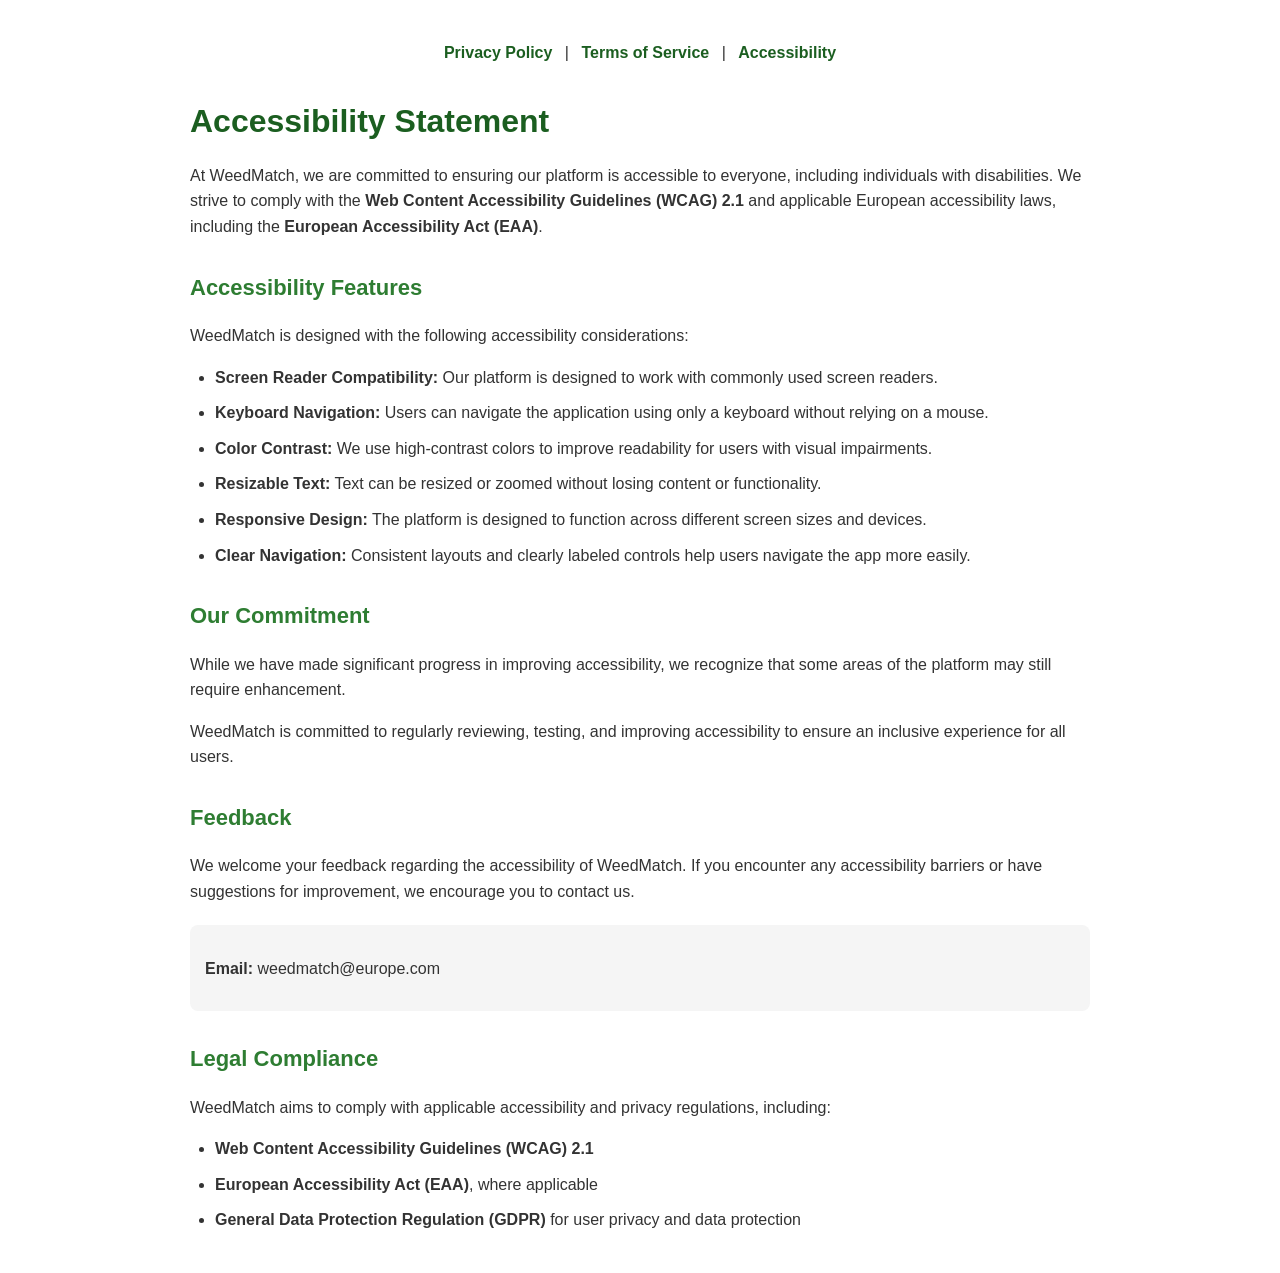
<file: accessibility.html>
<!DOCTYPE html>
<html lang="en">
<head>
    <meta charset="UTF-8">
    <meta name="viewport" content="width=device-width, initial-scale=1.0">
    <title>Accessibility Statement - WeedMatch</title>

    <style>
        body {
            font-family: Arial, Helvetica, sans-serif;
            line-height: 1.6;
            color: #333;
            max-width: 900px;
            margin: 40px auto;
            padding: 0 20px;
            background-color: #ffffff;
        }

        h1 {
            color: #1b5e20;
            font-size: 32px;
            margin-bottom: 10px;
        }

        h2 {
            color: #2e7d32;
            font-size: 22px;
            margin-top: 30px;
        }

        p {
            margin-bottom: 15px;
        }

        ul {
            padding-left: 25px;
            margin-bottom: 20px;
        }

        li {
            margin-bottom: 10px;
        }

        .contact {
            background: #f5f5f5;
            padding: 15px;
            border-radius: 8px;
            margin-top: 20px;
        }
        nav {
    margin-bottom: 30px;
    text-align: center;
}

nav a {
    color: #1b5e20;
    text-decoration: none;
    font-weight: bold;
    margin: 0 8px;
}

nav a:hover {
    text-decoration: underline;
}
    </style>
    
</head>

<body>
    
<nav>
    <a href="index.html">Privacy Policy</a> |
    <a href="terms.html">Terms of Service</a> |
    <a href="accessibility.html">Accessibility</a>
</nav>
    
    <h1>Accessibility Statement</h1>

    <p>
        At WeedMatch, we are committed to ensuring our platform is accessible
        to everyone, including individuals with disabilities. We strive to
        comply with the <strong>Web Content Accessibility Guidelines (WCAG) 2.1</strong>
        and applicable European accessibility laws, including the
        <strong>European Accessibility Act (EAA)</strong>.
    </p>

    <h2>Accessibility Features</h2>

    <p>WeedMatch is designed with the following accessibility considerations:</p>

    <ul>
        <li>
            <strong>Screen Reader Compatibility:</strong>
            Our platform is designed to work with commonly used screen readers.
        </li>

        <li>
            <strong>Keyboard Navigation:</strong>
            Users can navigate the application using only a keyboard without relying on a mouse.
        </li>

        <li>
            <strong>Color Contrast:</strong>
            We use high-contrast colors to improve readability for users with visual impairments.
        </li>

        <li>
            <strong>Resizable Text:</strong>
            Text can be resized or zoomed without losing content or functionality.
        </li>

        <li>
            <strong>Responsive Design:</strong>
            The platform is designed to function across different screen sizes and devices.
        </li>

        <li>
            <strong>Clear Navigation:</strong>
            Consistent layouts and clearly labeled controls help users navigate the app more easily.
        </li>
    </ul>

    <h2>Our Commitment</h2>

    <p>
        While we have made significant progress in improving accessibility,
        we recognize that some areas of the platform may still require
        enhancement.
    </p>

    <p>
        WeedMatch is committed to regularly reviewing, testing, and improving
        accessibility to ensure an inclusive experience for all users.
    </p>

    <h2>Feedback</h2>

    <p>
        We welcome your feedback regarding the accessibility of WeedMatch.
        If you encounter any accessibility barriers or have suggestions for
        improvement, we encourage you to contact us.
    </p>

    <div class="contact">
        <p>
            <strong>Email:</strong> weedmatch@europe.com
        </p>
    </div>

    <h2>Legal Compliance</h2>

    <p>
        WeedMatch aims to comply with applicable accessibility and privacy
        regulations, including:
    </p>

    <ul>
        <li>
            <strong>Web Content Accessibility Guidelines (WCAG) 2.1</strong>
        </li>

        <li>
            <strong>European Accessibility Act (EAA)</strong>, where applicable
        </li>

        <li>
            <strong>General Data Protection Regulation (GDPR)</strong> for user
            privacy and data protection
        </li>
    </ul>

</body>
</html>
</file>
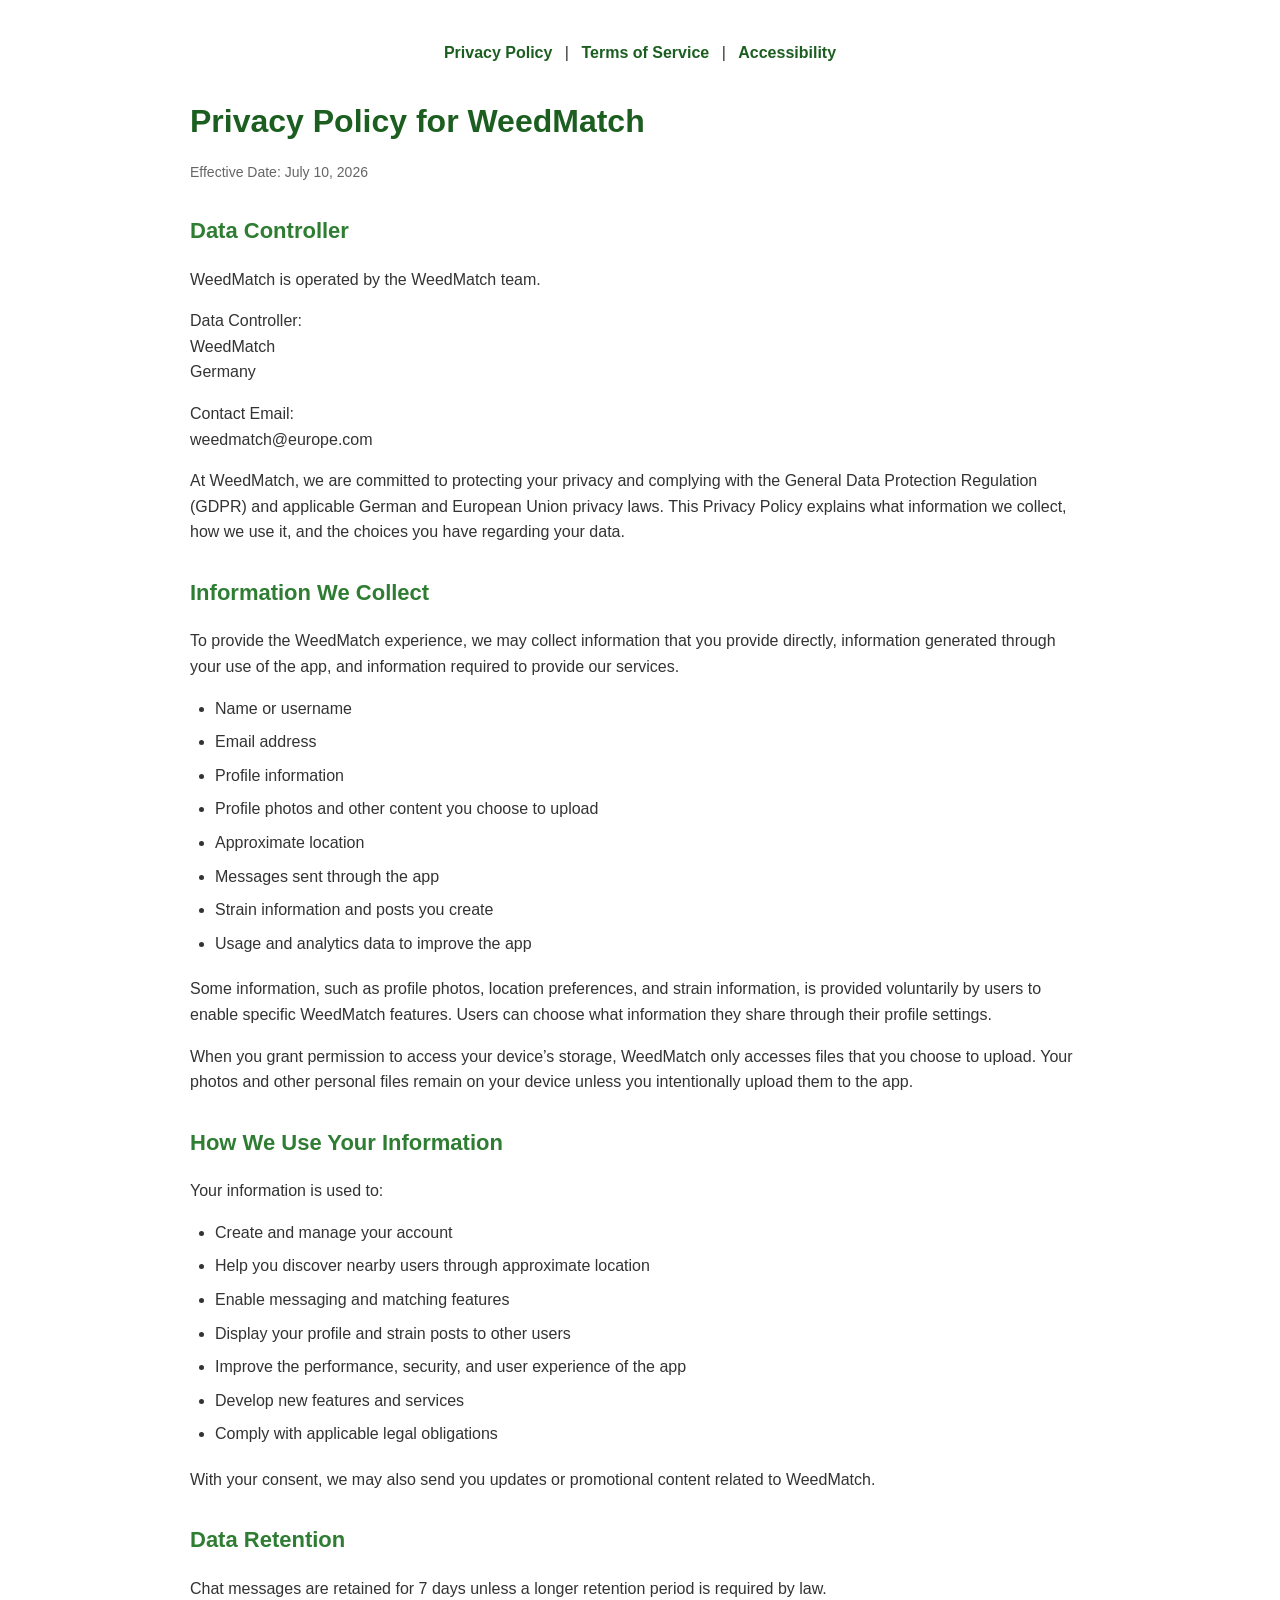
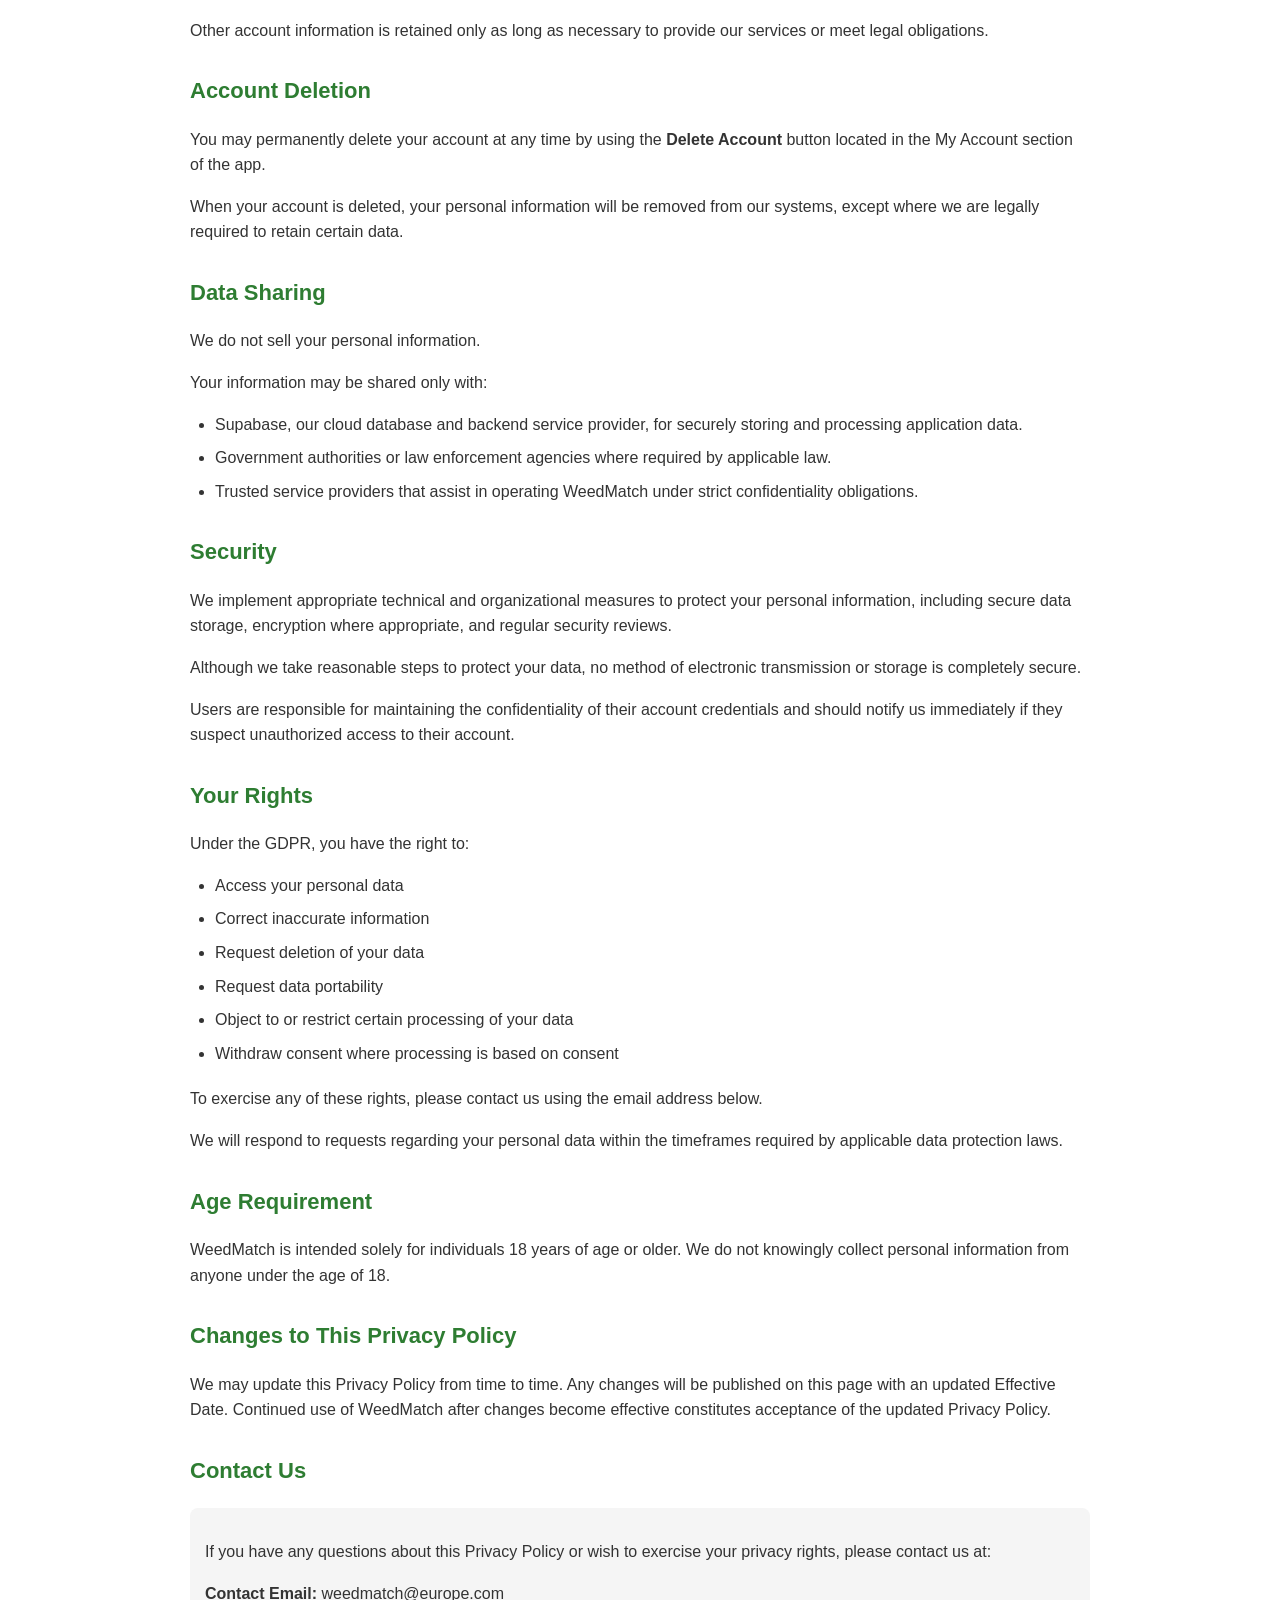
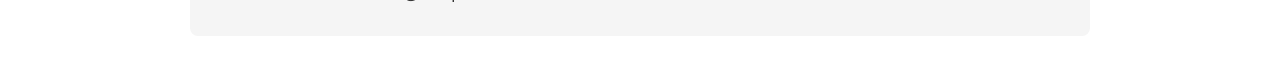
<file: privacy.html>
<!DOCTYPE html>
<html lang="en">
<head>
    <meta charset="UTF-8">
    <meta name="viewport" content="width=device-width, initial-scale=1.0">
    <title>Privacy Policy - WeedMatch</title>
    <style>
        body {
            font-family: Arial, Helvetica, sans-serif;
            line-height: 1.6;
            color: #333;
            max-width: 900px;
            margin: 40px auto;
            padding: 0 20px;
            background-color: #ffffff;
        }

        h1 {
            color: #1b5e20;
            font-size: 32px;
            margin-bottom: 10px;
        }

        h2 {
            color: #2e7d32;
            margin-top: 30px;
            font-size: 22px;
        }

        p {
            margin-bottom: 15px;
        }

        ul {
            margin-bottom: 20px;
            padding-left: 25px;
        }

        li {
            margin-bottom: 8px;
        }

        .effective-date {
            color: #666;
            font-size: 14px;
            margin-bottom: 25px;
        }

        .contact {
            background: #f5f5f5;
            padding: 15px;
            border-radius: 8px;
            margin-top: 20px;
        }
        nav {
    margin-bottom: 30px;
    text-align: center;
}

nav a {
    color: #1b5e20;
    text-decoration: none;
    font-weight: bold;
    margin: 0 8px;
}

nav a:hover {
    text-decoration: underline;
}
    </style>
</head>

<body>

    <nav>

        <a href="index.html">Privacy Policy</a> |

        <a href="terms.html">Terms of Service</a> |

        <a href="accessibility.html">Accessibility</a>

    </nav>

    <h1>Privacy Policy for WeedMatch</h1>

    <p class="effective-date">
        Effective Date: July 10, 2026
    </p>

    <h2>Data Controller</h2>

<p>

    WeedMatch is operated by the WeedMatch team.

</p>

<p>

    Data Controller:<br>

    WeedMatch<br>

    Germany

</p>

<p>

    Contact Email:<br>

    weedmatch@europe.com

</p>
    
    <p>
        At WeedMatch, we are committed to protecting your privacy and complying with 
        the General Data Protection Regulation (GDPR) and applicable German and European 
        Union privacy laws. This Privacy Policy explains what information we collect, 
        how we use it, and the choices you have regarding your data.
    </p>


    <h2>Information We Collect</h2>

    <p>
    To provide the WeedMatch experience, we may collect information that you provide 
    directly, information generated through your use of the app, and information 
    required to provide our services.
</p>

    <ul>
        <li>Name or username</li>
        <li>Email address</li>
        <li>Profile information</li>
        <li>Profile photos and other content you choose to upload</li>
        <li>Approximate location</li>
        <li>Messages sent through the app</li>
        <li>Strain information and posts you create</li>
        <li>Usage and analytics data to improve the app</li>
    </ul>

    <p>
    Some information, such as profile photos, location preferences, and strain 
    information, is provided voluntarily by users to enable specific WeedMatch 
    features. Users can choose what information they share through their profile 
    settings.
</p>

    <p>
        When you grant permission to access your device’s storage, WeedMatch only 
        accesses files that you choose to upload. Your photos and other personal 
        files remain on your device unless you intentionally upload them to the app.
    </p>


    <h2>How We Use Your Information</h2>

    <p>Your information is used to:</p>

    <ul>
        <li>Create and manage your account</li>
        <li>Help you discover nearby users through approximate location</li>
        <li>Enable messaging and matching features</li>
        <li>Display your profile and strain posts to other users</li>
        <li>Improve the performance, security, and user experience of the app</li>
        <li>Develop new features and services</li>
        <li>Comply with applicable legal obligations</li>
    </ul>

    <p>
        With your consent, we may also send you updates or promotional content 
        related to WeedMatch.
    </p>


    <h2>Data Retention</h2>

    <p>
        Chat messages are retained for 7 days unless a longer retention period 
        is required by law.
    </p>

    <p>
        Other account information is retained only as long as necessary to provide 
        our services or meet legal obligations.
    </p>


    <h2>Account Deletion</h2>

    <p>
        You may permanently delete your account at any time by using the 
        <strong>Delete Account</strong> button located in the My Account section 
        of the app.
    </p>

    <p>
        When your account is deleted, your personal information will be removed 
        from our systems, except where we are legally required to retain certain data.
    </p>


    <h2>Data Sharing</h2>

    <p>
        We do not sell your personal information.
    </p>

    <p>
        Your information may be shared only with:
    </p>

    <ul>
        <li>
            Supabase, our cloud database and backend service provider, 
            for securely storing and processing application data.
        </li>
        <li>
            Government authorities or law enforcement agencies where required 
            by applicable law.
        </li>
        <li>
            Trusted service providers that assist in operating WeedMatch under 
            strict confidentiality obligations.
        </li>
    </ul>


    <h2>Security</h2>

    <p>
        We implement appropriate technical and organizational measures to protect 
        your personal information, including secure data storage, encryption where 
        appropriate, and regular security reviews.
    </p>

    <p>
        Although we take reasonable steps to protect your data, no method of 
        electronic transmission or storage is completely secure.
    </p>

    <p>

    Users are responsible for maintaining the confidentiality of their account 

    credentials and should notify us immediately if they suspect unauthorized 

    access to their account.

</p>

    <h2>Your Rights</h2>

    <p>
        Under the GDPR, you have the right to:
    </p>

    <ul>
        <li>Access your personal data</li>
        <li>Correct inaccurate information</li>
        <li>Request deletion of your data</li>
        <li>Request data portability</li>
        <li>Object to or restrict certain processing of your data</li>
        <li>Withdraw consent where processing is based on consent</li>
    </ul>

    <p>
        To exercise any of these rights, please contact us using the email address below.
    </p>

    <p>
    We will respond to requests regarding your personal data within the timeframes 
    required by applicable data protection laws.
</p>


    <h2>Age Requirement</h2>

    <p>
        WeedMatch is intended solely for individuals 18 years of age or older. 
        We do not knowingly collect personal information from anyone under the age of 18.
    </p>


    <h2>Changes to This Privacy Policy</h2>

    <p>
        We may update this Privacy Policy from time to time. Any changes will be 
        published on this page with an updated Effective Date. Continued use of 
        WeedMatch after changes become effective constitutes acceptance of the 
        updated Privacy Policy.
    </p>


    <h2>Contact Us</h2>

    <div class="contact">
        <p>
            If you have any questions about this Privacy Policy or wish to exercise 
            your privacy rights, please contact us at:
        </p>

        <p>
            <strong>Contact Email:</strong> weedmatch@europe.com
        </p>
    </div>

</body>
</html>
</file>
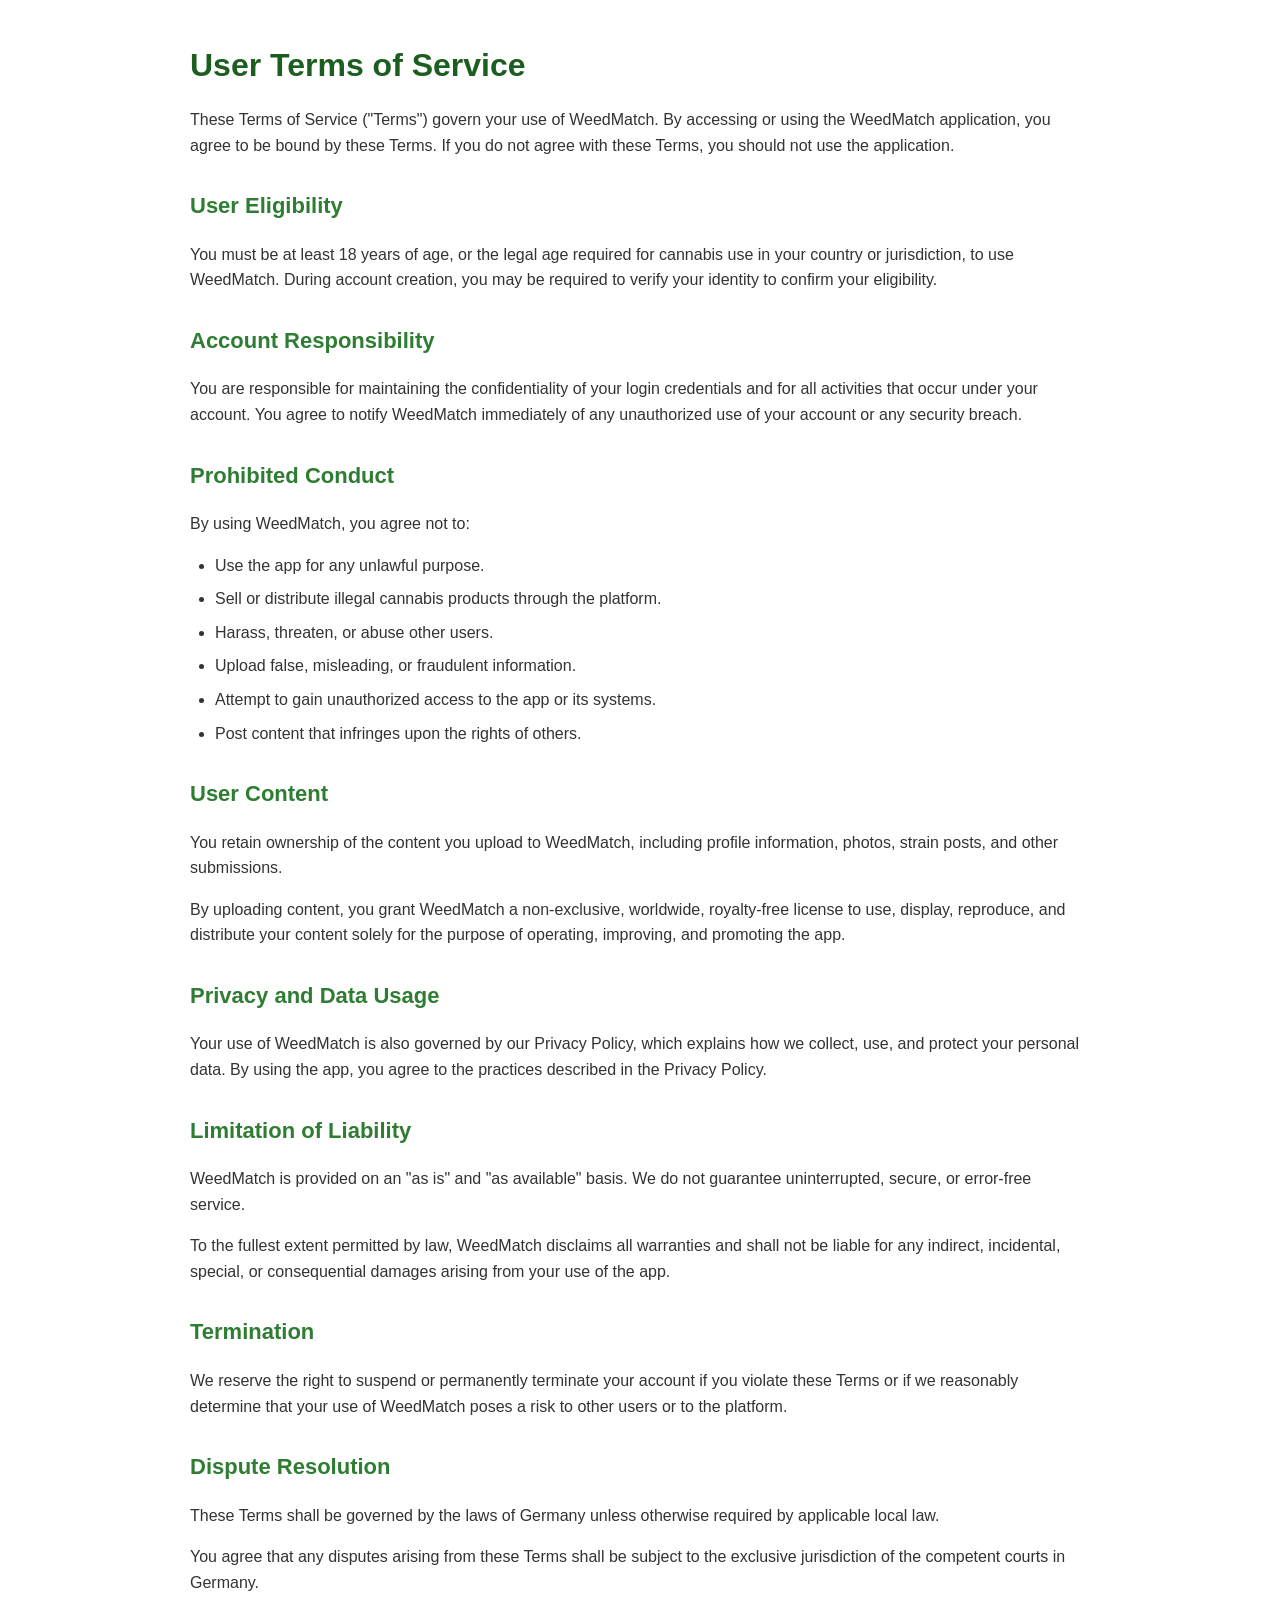
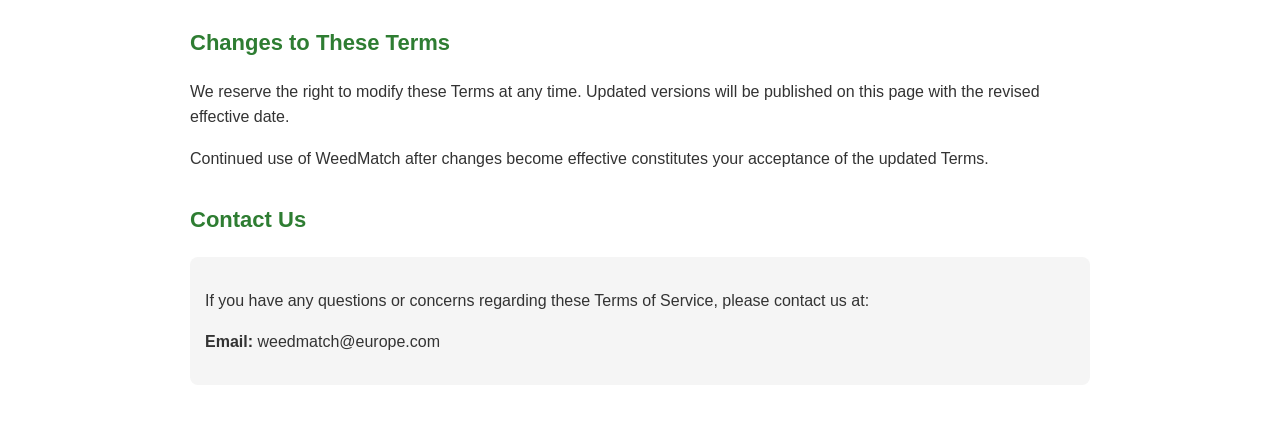
<file: terms.html>
<!DOCTYPE html>
<html lang="en">
<head>
    <meta charset="UTF-8">
    <meta name="viewport" content="width=device-width, initial-scale=1.0">
    <title>Terms of Service - WeedMatch</title>

    <style>
        body {
            font-family: Arial, Helvetica, sans-serif;
            line-height: 1.6;
            color: #333;
            max-width: 900px;
            margin: 40px auto;
            padding: 0 20px;
            background-color: #ffffff;
        }

        h1 {
            color: #1b5e20;
            font-size: 32px;
            margin-bottom: 10px;
        }

        h2 {
            color: #2e7d32;
            font-size: 22px;
            margin-top: 30px;
        }

        p {
            margin-bottom: 15px;
        }

        ul {
            padding-left: 25px;
            margin-bottom: 20px;
        }

        li {
            margin-bottom: 8px;
        }

        .contact {
            background: #f5f5f5;
            padding: 15px;
            border-radius: 8px;
            margin-top: 20px;
        }
    </style>
</head>

<body>

    <h1>User Terms of Service</h1>

    <p>
        These Terms of Service ("Terms") govern your use of WeedMatch.
        By accessing or using the WeedMatch application, you agree to be bound
        by these Terms. If you do not agree with these Terms, you should not
        use the application.
    </p>

    <h2>User Eligibility</h2>

    <p>
        You must be at least 18 years of age, or the legal age required for
        cannabis use in your country or jurisdiction, to use WeedMatch.
        During account creation, you may be required to verify your identity
        to confirm your eligibility.
    </p>

    <h2>Account Responsibility</h2>

    <p>
        You are responsible for maintaining the confidentiality of your login
        credentials and for all activities that occur under your account.
        You agree to notify WeedMatch immediately of any unauthorized use of
        your account or any security breach.
    </p>

    <h2>Prohibited Conduct</h2>

    <p>By using WeedMatch, you agree not to:</p>

    <ul>
        <li>Use the app for any unlawful purpose.</li>
        <li>Sell or distribute illegal cannabis products through the platform.</li>
        <li>Harass, threaten, or abuse other users.</li>
        <li>Upload false, misleading, or fraudulent information.</li>
        <li>Attempt to gain unauthorized access to the app or its systems.</li>
        <li>Post content that infringes upon the rights of others.</li>
    </ul>

    <h2>User Content</h2>

    <p>
        You retain ownership of the content you upload to WeedMatch,
        including profile information, photos, strain posts, and other
        submissions.
    </p>

    <p>
        By uploading content, you grant WeedMatch a non-exclusive,
        worldwide, royalty-free license to use, display, reproduce,
        and distribute your content solely for the purpose of operating,
        improving, and promoting the app.
    </p>

    <h2>Privacy and Data Usage</h2>

    <p>
        Your use of WeedMatch is also governed by our Privacy Policy,
        which explains how we collect, use, and protect your personal data.
        By using the app, you agree to the practices described in the
        Privacy Policy.
    </p>

    <h2>Limitation of Liability</h2>

    <p>
        WeedMatch is provided on an "as is" and "as available" basis.
        We do not guarantee uninterrupted, secure, or error-free service.
    </p>

    <p>
        To the fullest extent permitted by law, WeedMatch disclaims all
        warranties and shall not be liable for any indirect, incidental,
        special, or consequential damages arising from your use of the app.
    </p>

    <h2>Termination</h2>

    <p>
        We reserve the right to suspend or permanently terminate your
        account if you violate these Terms or if we reasonably determine
        that your use of WeedMatch poses a risk to other users or to
        the platform.
    </p>

    <h2>Dispute Resolution</h2>

    <p>
        These Terms shall be governed by the laws of Germany unless
        otherwise required by applicable local law.
    </p>

    <p>
        You agree that any disputes arising from these Terms shall be
        subject to the exclusive jurisdiction of the competent courts
        in Germany.
    </p>

    <h2>Changes to These Terms</h2>

    <p>
        We reserve the right to modify these Terms at any time.
        Updated versions will be published on this page with the
        revised effective date.
    </p>

    <p>
        Continued use of WeedMatch after changes become effective
        constitutes your acceptance of the updated Terms.
    </p>

    <h2>Contact Us</h2>

    <div class="contact">
        <p>
            If you have any questions or concerns regarding these
            Terms of Service, please contact us at:
        </p>

        <p>
            <strong>Email:</strong> weedmatch@europe.com
        </p>
    </div>

</body>
</html>
</file>
